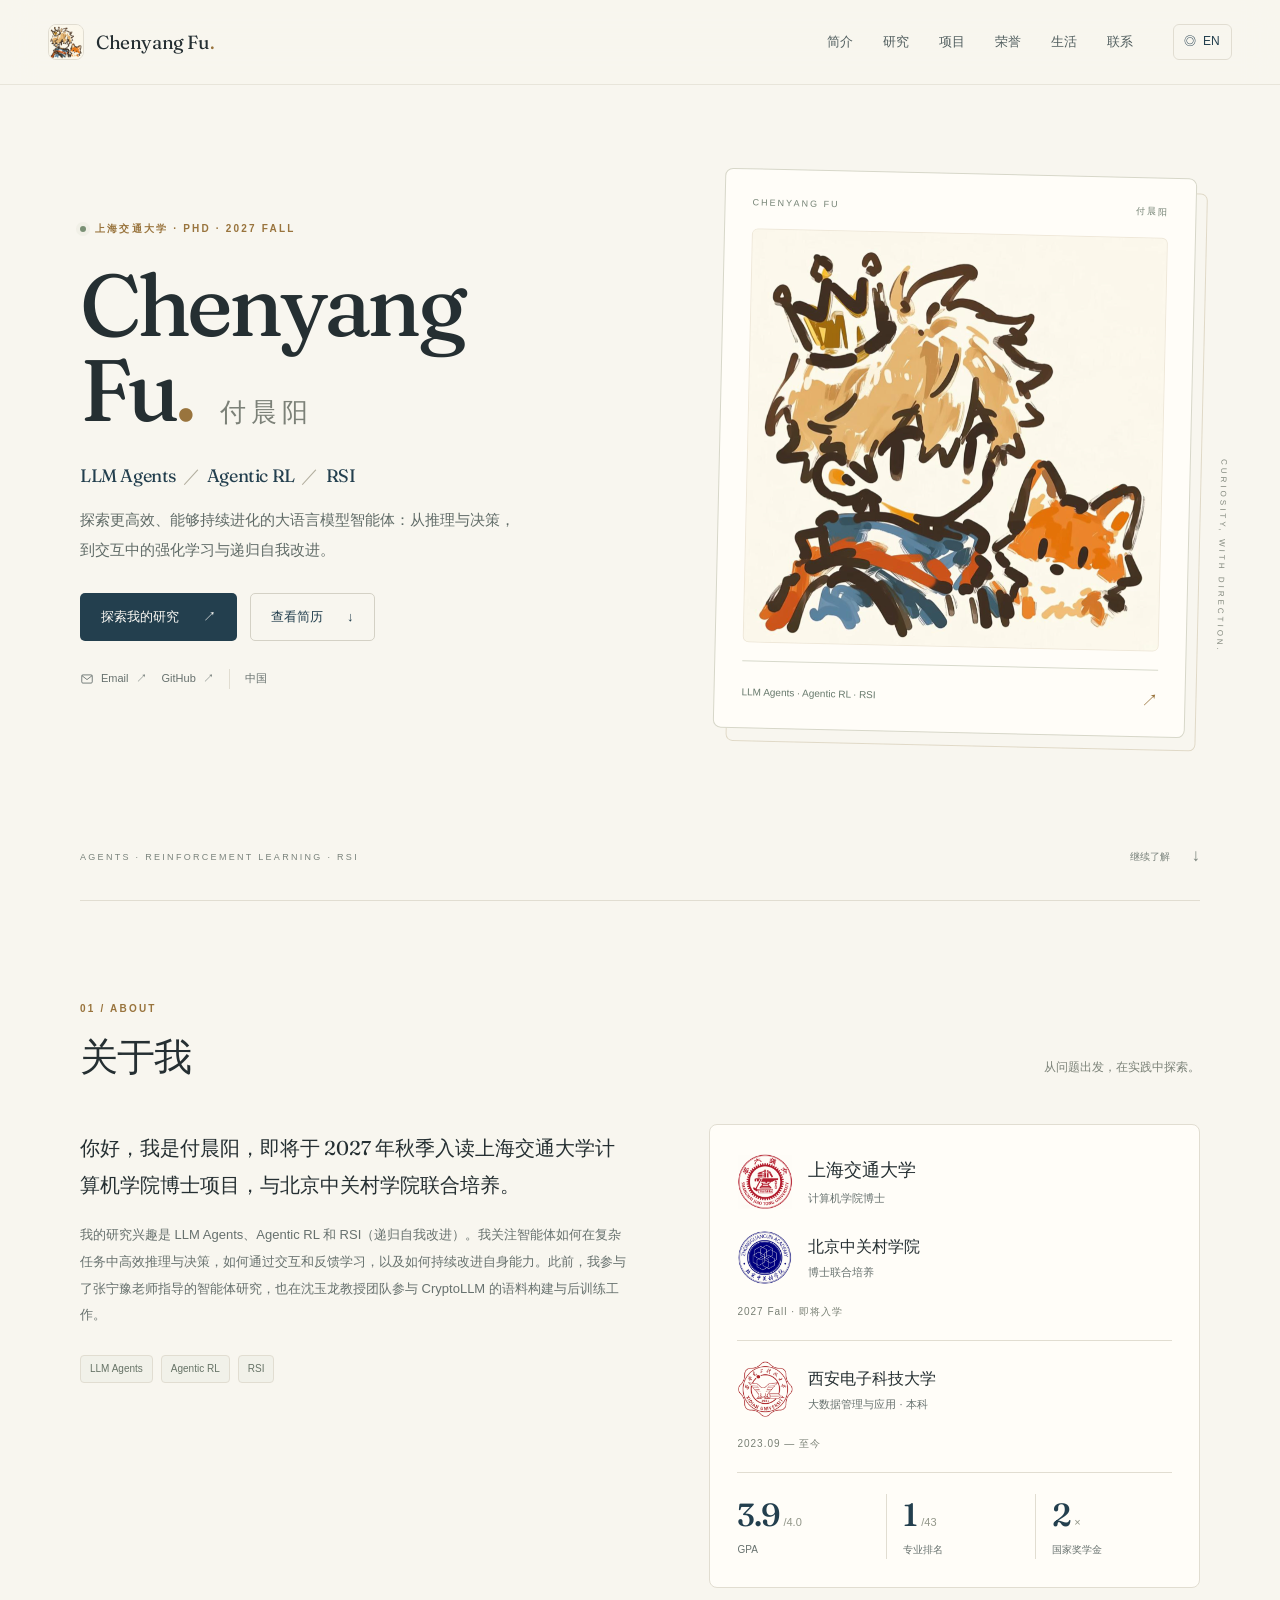
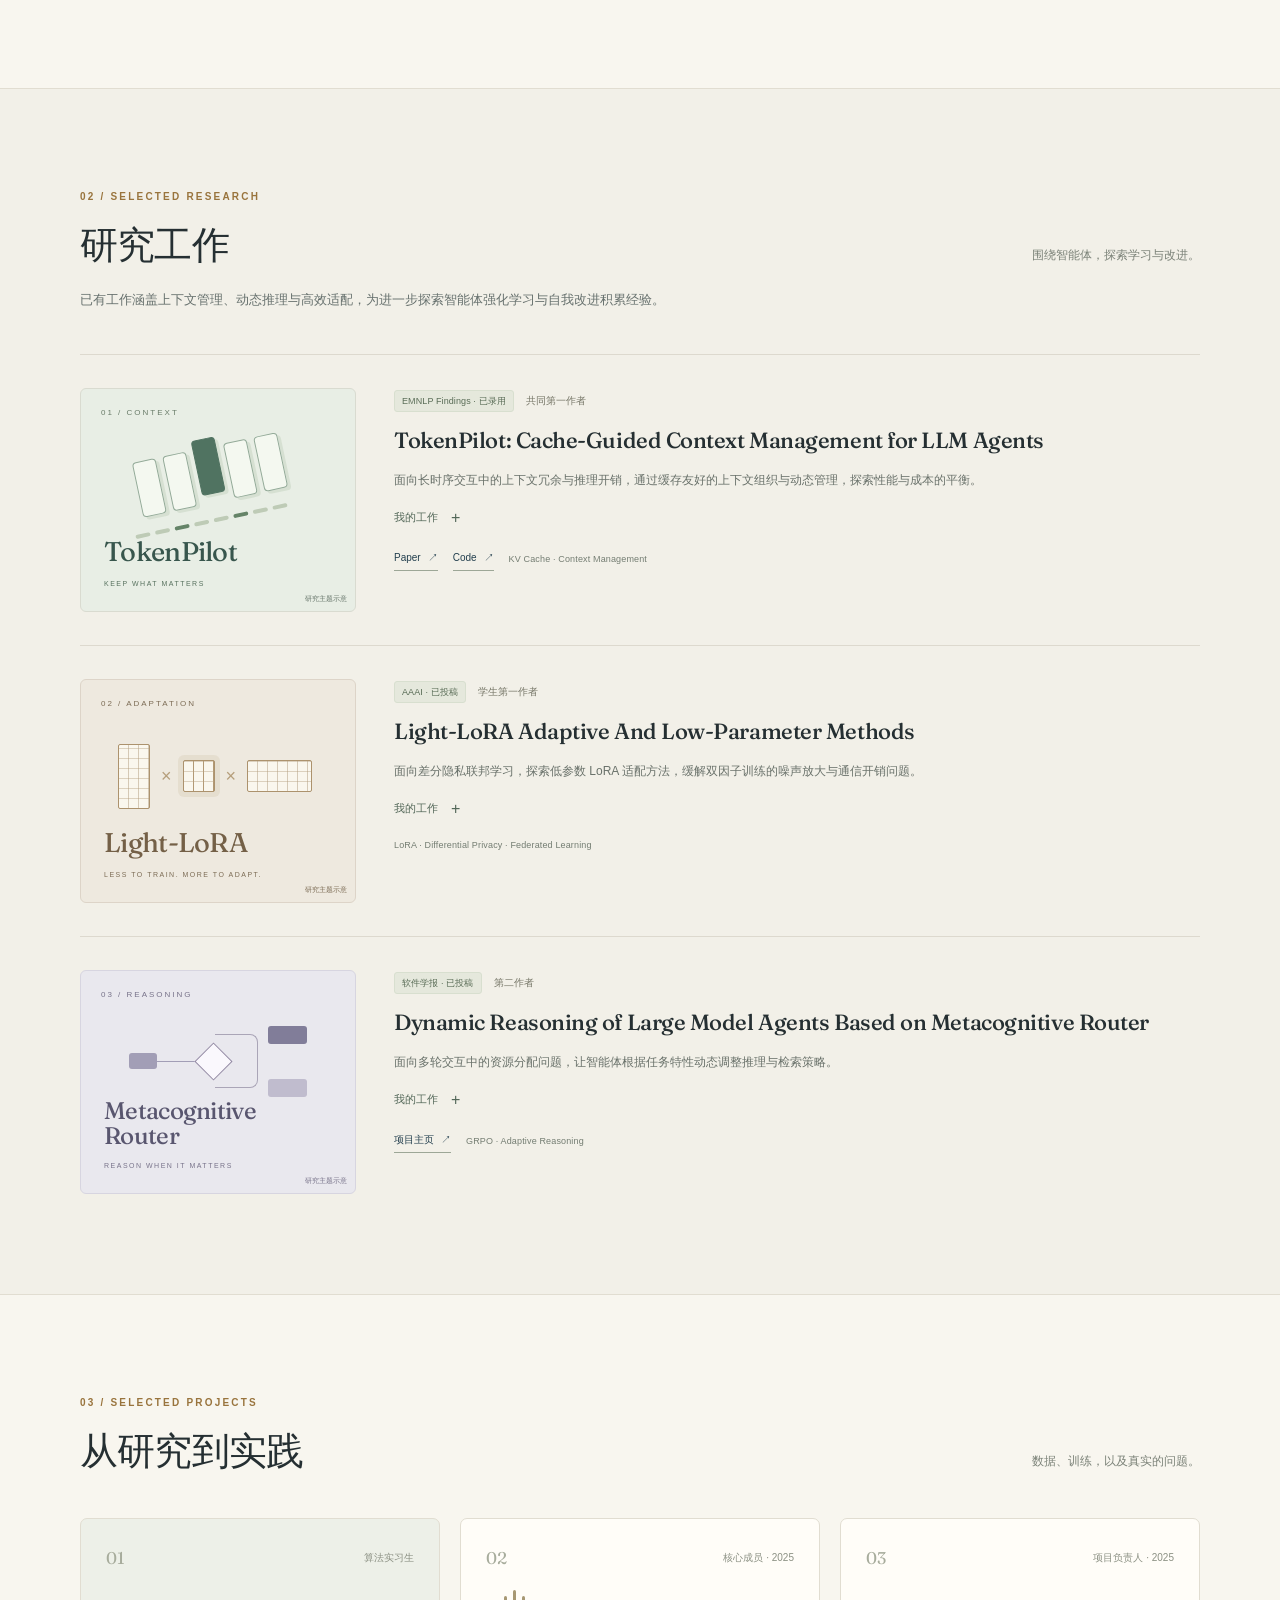
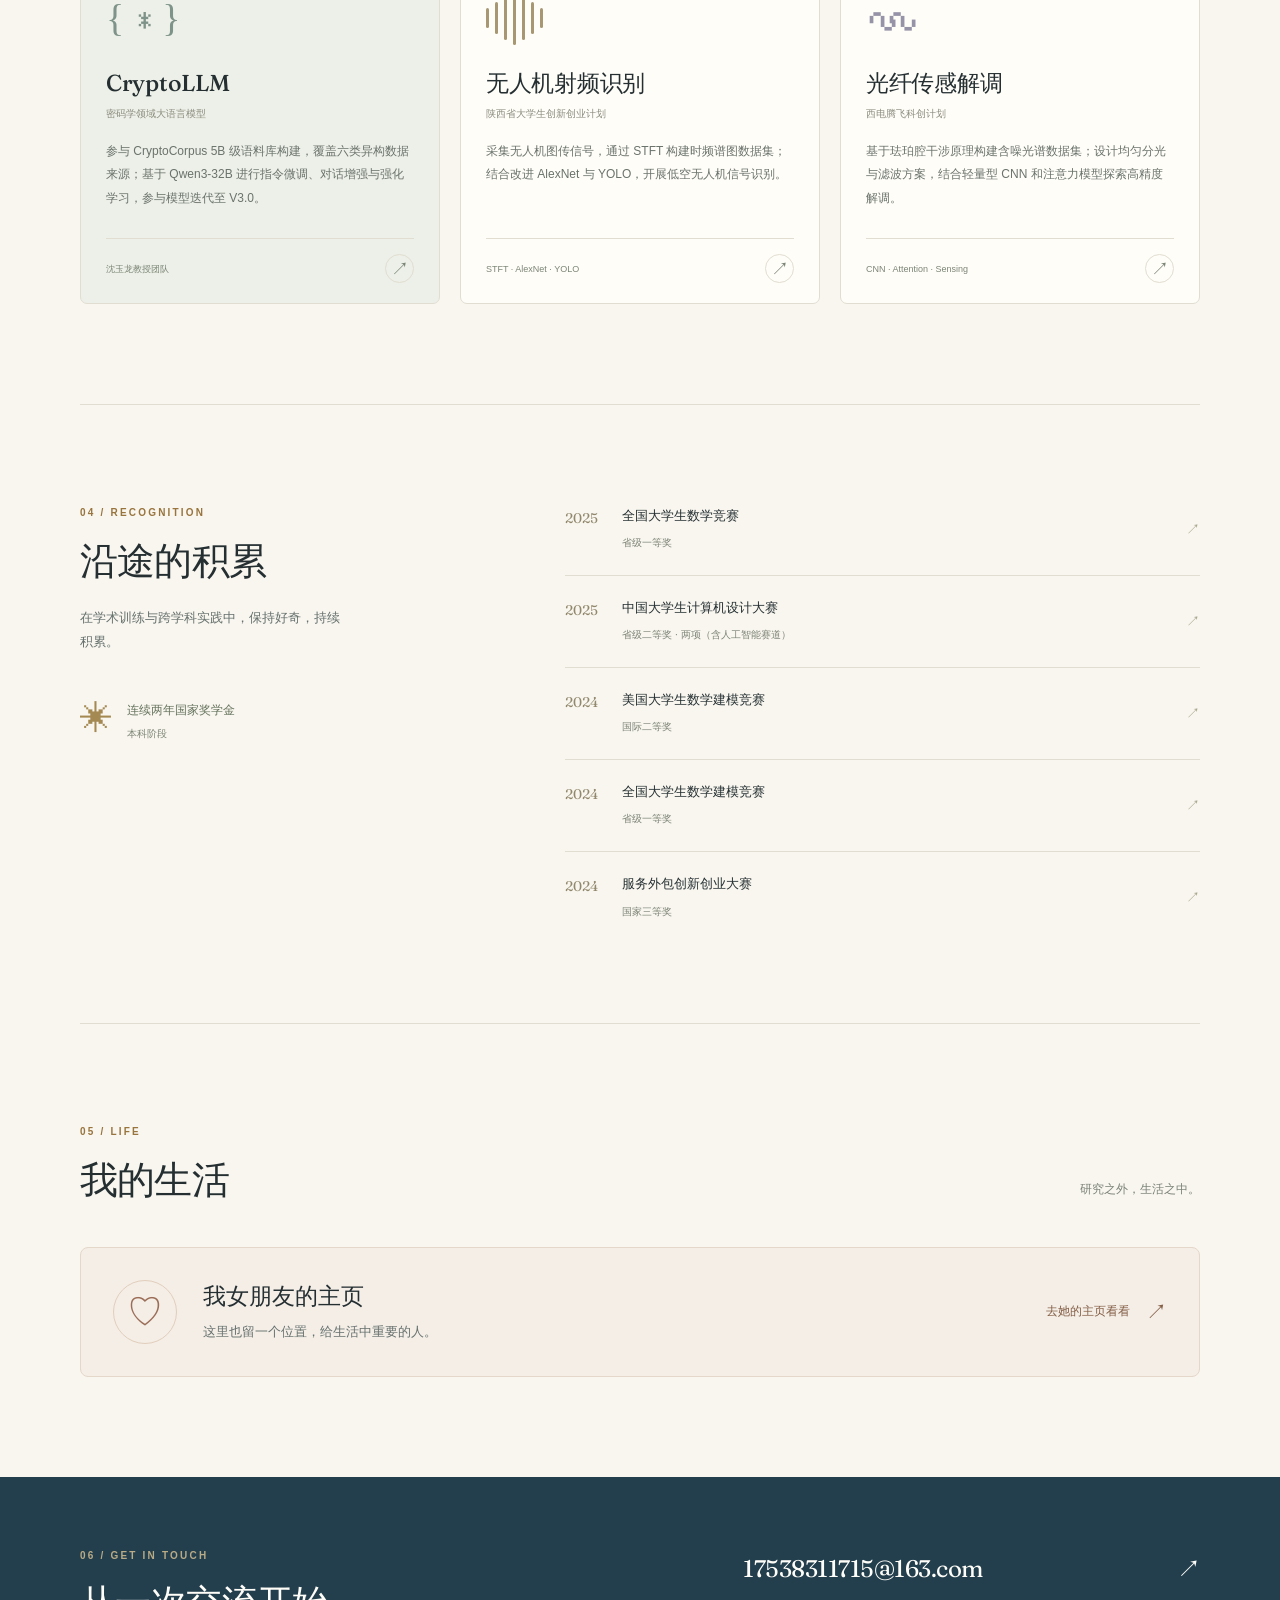
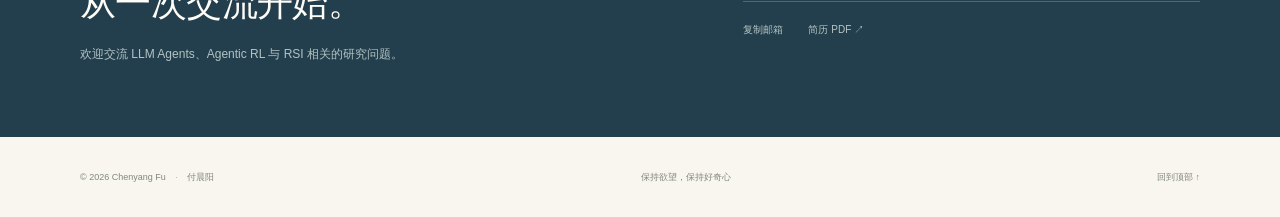
<file: index.html>
<!doctype html>
<html lang="zh-CN">
<head>
  <meta charset="utf-8">
  <meta name="viewport" content="width=device-width, initial-scale=1">
  <meta name="description" content="付晨阳 Chenyang Fu，上海交通大学 2027 Fall 入学博士生。研究方向：LLM Agents、Agentic RL 和 RSI。">
  <meta name="theme-color" content="#f8f6ef">
  <link rel="canonical" href="https://fc-new.github.io/">
  <meta name="author" content="Chenyang Fu">
  <meta property="og:url" content="https://fc-new.github.io/">
  <meta property="og:type" content="website">
  <meta property="og:title" content="Chenyang Fu · 付晨阳">
  <meta property="og:description" content="Incoming PhD student at Shanghai Jiao Tong University, Fall 2027. LLM Agents · Agentic RL · RSI.">
  <title>付晨阳 · Chenyang Fu — LLM Agents · Agentic RL · RSI</title>
  <link rel="icon" href="assets/favicon.svg" type="image/svg+xml">
  <link rel="stylesheet" href="styles.css">
  <script src="content.js" defer></script>
  <script src="script.js" defer></script>
</head>
<body>
  <a class="skip-link" href="#main" data-i18n="skip">跳转到正文</a>
  <div class="reading-progress" aria-hidden="true"></div>
  <header class="site-header">
    <div class="nav-shell">
      <a class="brand" href="#home" aria-label="Chenyang Fu, home"><img class="brand-avatar" src="assets/avatar-small.png" alt="" width="36" height="36"><span>Chenyang Fu<span class="brand-period">.</span></span></a>
      <nav class="navigation" id="navigation" aria-label="主导航">
        <a href="#about" data-i18n="navAbout">简介</a><a href="#research" data-i18n="navResearch">研究</a><a href="#projects" data-i18n="navProjects">项目</a><a href="#honors" data-i18n="navHonors">荣誉</a><a href="#life" data-i18n="navLife">生活</a><a href="#contact" data-i18n="navContact">联系</a>
      </nav>
      <div class="nav-controls"><button class="language-switch" id="language-switch" type="button" hidden aria-label="Switch to English"><span aria-hidden="true">◎</span> <span id="language-label">EN</span></button><button class="menu-toggle" id="menu-toggle" type="button" hidden aria-controls="navigation" aria-expanded="false" aria-label="打开菜单"><span></span><span></span></button></div>
    </div>
  </header>
  <main id="main">
    <section class="hero container" id="home" aria-labelledby="hero-name">
      <div class="hero-copy">
        <p class="eyebrow"><span class="status-dot"></span><span data-i18n="heroEyebrow">上海交通大学 · PhD · 2027 Fall</span></p>
        <h1 id="hero-name">Chenyang<br>Fu<span class="name-period">.</span><span class="chinese-name">付晨阳</span></h1>
        <p class="hero-role">LLM Agents <span>／</span> Agentic RL <span>／</span> RSI</p>
        <p class="hero-description" data-i18n="heroDescription">探索更高效、能够持续进化的大语言模型智能体：从推理与决策，到交互中的强化学习与递归自我改进。</p>
        <div class="hero-actions"><a class="button button-primary" href="#research"><span data-i18n="viewResearch">探索我的研究</span><span aria-hidden="true">↗</span></a><a class="button button-secondary" href="assets/chenyang-fu-cv.pdf" target="_blank" rel="noopener"><span data-i18n="viewCV">查看简历</span><span aria-hidden="true">↓</span></a></div>
        <div class="social-links"><a data-profile="email" href="mailto:17538311715@163.com"><svg viewBox="0 0 24 24" aria-hidden="true"><rect x="3" y="5" width="18" height="14" rx="2"/><path d="m3 6 9 7 9-7"/></svg>Email <span aria-hidden="true">↗</span></a><a data-profile="github" href="https://github.com/fc-new" target="_blank" rel="noopener noreferrer">GitHub <span aria-hidden="true">↗</span></a><a data-profile="scholar" hidden target="_blank" rel="noopener noreferrer">Google Scholar <span aria-hidden="true">↗</span></a><span class="social-location" data-i18n="location">中国</span></div>
      </div>
      <aside class="research-visual portrait-card" aria-label="Chenyang Fu — personal avatar">
        <div class="visual-topline"><span>CHENYANG FU</span><span>付晨阳</span></div>
        <figure class="avatar-art">
          <img src="assets/chenyang-fu-avatar.png" alt="付晨阳的个人头像：戴皇冠的男孩与狐狸插画 / Chenyang Fu’s illustrated avatar" width="720" height="715" fetchpriority="high" decoding="async">
        </figure>
        <div class="visual-bottomline"><span>LLM Agents · Agentic RL · RSI</span><span aria-hidden="true">↗</span></div>
        <span class="visual-side-label" aria-hidden="true">CURIOSITY, WITH DIRECTION.</span>
      </aside>
      <div class="hero-foot"><span class="small-label">AGENTS · REINFORCEMENT LEARNING · RSI</span><a href="#about"><span data-i18n="scrollHint">继续了解</span><span aria-hidden="true">↓</span></a></div>
    </section>
    <section class="section container" id="about" aria-labelledby="about-title">
      <div class="section-heading"><div><p class="eyebrow">01 / ABOUT</p><h2 id="about-title" data-i18n="aboutTitle">关于我</h2></div><span class="section-aside" data-i18n="aboutAside">从问题出发，在实践中探索。</span></div>
      <div class="about-layout"><div class="about-copy"><p class="lead" data-i18n="aboutLead">你好，我是付晨阳，即将于 2027 年秋季入读上海交通大学计算机学院博士项目，与北京中关村学院联合培养。</p><p data-i18n="aboutBody">我的研究兴趣是 LLM Agents、Agentic RL 和 RSI（递归自我改进）。我关注智能体如何在复杂任务中高效推理与决策，如何通过交互和反馈学习，以及如何持续改进自身能力。此前，我参与了张宁豫老师指导的智能体研究，也在沈玉龙教授团队参与 CryptoLLM 的语料构建与后训练工作。</p><div class="interest-tags"><span>LLM Agents</span><span>Agentic RL</span><span>RSI</span></div></div>
      <div class="education-card"><div class="education-top"><img class="school-emblem" src="assets/sjtu-emblem.png" alt="上海交通大学校徽 / Shanghai Jiao Tong University emblem" width="56" height="56" loading="lazy" decoding="async"><div><h3 data-i18n="school">上海交通大学</h3><p data-i18n="degree">计算机学院博士</p></div></div><div class="education-top joint-education"><img class="school-emblem" src="assets/zhongguancun-emblem.png" alt="北京中关村学院院徽 / Zhongguancun Academy emblem" width="56" height="56" loading="lazy" decoding="async"><div><h3 data-i18n="jointSchool">北京中关村学院</h3><p data-i18n="jointTraining">博士联合培养</p></div></div><p class="education-date" data-i18n="educationDate">2027 Fall · 即将入学</p><div class="undergraduate-education"><div class="education-top"><img class="school-emblem" src="assets/xidian-emblem.png" alt="西安电子科技大学校徽 / Xidian University emblem" width="56" height="56" loading="lazy" decoding="async"><div><h3 data-i18n="undergraduateSchool">西安电子科技大学</h3><p data-i18n="undergraduateDegree">大数据管理与应用 · 本科</p></div></div><p class="education-date" data-i18n="undergraduateDate">2023.09 — 至今</p><div class="education-metrics"><div><strong>3.9<span>/4.0</span></strong><span>GPA</span></div><div><strong>1<span>/43</span></strong><span data-i18n="rankLabel">专业排名</span></div><div><strong>2<span>×</span></strong><span data-i18n="scholarshipLabel">国家奖学金</span></div></div></div></div></div>
    </section>
    <section class="section research-section" id="research" aria-labelledby="research-title"><div class="container">
      <div class="section-heading"><div><p class="eyebrow">02 / SELECTED RESEARCH</p><h2 id="research-title" data-i18n="researchTitle">研究工作</h2></div><span class="section-aside" data-i18n="researchAside">围绕智能体，探索学习与改进。</span></div>
      <p class="section-description" data-i18n="researchIntro">已有工作涵盖上下文管理、动态推理与高效适配，为进一步探索智能体强化学习与自我改进积累经验。</p>
      <article class="research-item"><div class="paper-art token-art" aria-hidden="true"><span class="art-index">01 / CONTEXT</span><div class="token-stack"><span></span><span></span><span></span><span></span><span></span></div><div class="token-track"><i></i><i></i><i></i><i></i><i></i><i></i><i></i><i></i></div><strong>TokenPilot</strong><span class="art-caption">KEEP WHAT MATTERS</span><span class="schematic" data-i18n="schematic">研究主题示意</span></div><div class="paper-content"><div class="paper-meta"><span class="status-badge" data-i18n="tokenStatus">EMNLP Findings · 已录用</span><span class="author-role" data-i18n="tokenRole">共同第一作者</span></div><h3>TokenPilot: Cache-Guided Context Management for LLM Agents</h3><p data-i18n="tokenDescription">面向长时序交互中的上下文冗余与推理开销，通过缓存友好的上下文组织与动态管理，探索性能与成本的平衡。</p><details><summary><span data-i18n="contribution">我的工作</span><span class="detail-symbol" aria-hidden="true">+</span></summary><p data-i18n="tokenContribution">优化会话前缀稳定性以提升 KV 缓存复用；对工具观测进行结构化精简与按需恢复；设计生命周期感知的滑动窗口上下文驱逐策略。</p></details><div class="paper-links"><a href="https://arxiv.org/abs/2606.17016" target="_blank" rel="noopener noreferrer">Paper <span aria-hidden="true">↗</span></a><a href="https://github.com/zjunlp/LightMem2" target="_blank" rel="noopener noreferrer">Code <span aria-hidden="true">↗</span></a><span class="paper-tag">KV Cache · Context Management</span></div></div></article>
      <article class="research-item"><div class="paper-art lora-art" aria-hidden="true"><span class="art-index">02 / ADAPTATION</span><div class="matrix-expression"><span class="matrix matrix-u"></span><span>×</span><span class="matrix matrix-r"></span><span>×</span><span class="matrix matrix-v"></span></div><strong>Light-LoRA</strong><span class="art-caption">LESS TO TRAIN. MORE TO ADAPT.</span><span class="schematic" data-i18n="schematic">研究主题示意</span></div><div class="paper-content"><div class="paper-meta"><span class="status-badge" data-i18n="loraStatus">AAAI · 已投稿</span><span class="author-role" data-i18n="loraRole">学生第一作者</span></div><h3>Light-LoRA Adaptive And Low-Parameter Methods</h3><p data-i18n="loraDescription">面向差分隐私联邦学习，探索低参数 LoRA 适配方法，缓解双因子训练的噪声放大与通信开销问题。</p><details><summary><span data-i18n="contribution">我的工作</span><span class="detail-symbol" aria-hidden="true">+</span></summary><p data-i18n="loraContribution">采用三因子低秩表示，仅训练中间矩阵 R；设计坐标变换潜空间映射协议；通过服务端周期性 SVD 重定向，让低秩子空间适应全局更新方向。</p></details><div class="paper-links"><span class="paper-tag">LoRA · Differential Privacy · Federated Learning</span></div></div></article>
      <article class="research-item"><div class="paper-art router-art" aria-hidden="true"><span class="art-index">03 / REASONING</span><div class="router-diagram"><span class="router-input"></span><span class="router-diamond"></span><span class="router-branch branch-one"></span><span class="router-branch branch-two"></span><span class="router-output output-one"></span><span class="router-output output-two"></span></div><strong>Metacognitive<br>Router</strong><span class="art-caption">REASON WHEN IT MATTERS</span><span class="schematic" data-i18n="schematic">研究主题示意</span></div><div class="paper-content"><div class="paper-meta"><span class="status-badge" data-i18n="routerStatus">软件学报 · 已投稿</span><span class="author-role" data-i18n="routerRole">第二作者</span></div><h3>Dynamic Reasoning of Large Model Agents Based on Metacognitive Router</h3><p data-i18n="routerDescription">面向多轮交互中的资源分配问题，让智能体根据任务特性动态调整推理与检索策略。</p><details><summary><span data-i18n="contribution">我的工作</span><span class="detail-symbol" aria-hidden="true">+</span></summary><p data-i18n="routerContribution">负责 Trigger 模块的数据生成与 SFT 冷启动，使用 LLaMA-Factory 完成训练；基于 Alibaba ROLL 为 Trigger 与 Reason 模块开展 GRPO 强化学习训练。</p></details><div class="paper-links"><a href="https://fanciful-toffee-b67214.netlify.app/" target="_blank" rel="noopener noreferrer"><span data-i18n="projectPage">项目主页</span><span aria-hidden="true">↗</span></a><span class="paper-tag">GRPO · Adaptive Reasoning</span></div></div></article>
    </div></section>
    <section class="section container" id="projects" aria-labelledby="projects-title"><div class="section-heading"><div><p class="eyebrow">03 / SELECTED PROJECTS</p><h2 id="projects-title" data-i18n="projectsTitle">从研究到实践</h2></div><span class="section-aside" data-i18n="projectsAside">数据、训练，以及真实的问题。</span></div>
      <div class="project-grid"><article class="project-card featured-project"><div class="project-card-top"><span class="project-number">01</span><span class="project-category" data-i18n="cryptoRole">算法实习生</span></div><div class="project-symbol" aria-hidden="true">{&nbsp;∗&nbsp;}</div><h3>CryptoLLM</h3><p class="project-subtitle" data-i18n="cryptoSubtitle">密码学领域大语言模型</p><p data-i18n="cryptoDescription">参与 CryptoCorpus 5B 级语料库构建，覆盖六类异构数据来源；基于 Qwen3-32B 进行指令微调、对话增强与强化学习，参与模型迭代至 V3.0。</p><div class="project-footer"><span data-i18n="cryptoTeam">沈玉龙教授团队</span><a href="https://cryptollm.net" target="_blank" rel="noopener noreferrer" aria-label="CryptoLLM project website">↗</a></div></article>
      <article class="project-card"><div class="project-card-top"><span class="project-number">02</span><span class="project-category" data-i18n="droneRole">核心成员 · 2025</span></div><div class="project-symbol signal-symbol" aria-hidden="true"><span></span><span></span><span></span><span></span><span></span><span></span><span></span></div><h3 data-i18n="droneTitle">无人机射频识别</h3><p class="project-subtitle" data-i18n="droneSubtitle">陕西省大学生创新创业计划</p><p data-i18n="droneDescription">采集无人机图传信号，通过 STFT 构建时频谱图数据集；结合改进 AlexNet 与 YOLO，开展低空无人机信号识别。</p><div class="project-footer"><span>STFT · AlexNet · YOLO</span><a href="https://jyt.shaanxi.gov.cn/gk/fdnr/gsgggk/202507/t20250731_3549808.html" target="_blank" rel="noopener noreferrer" aria-label="Official project announcement">↗</a></div></article>
      <article class="project-card"><div class="project-card-top"><span class="project-number">03</span><span class="project-category" data-i18n="opticalRole">项目负责人 · 2025</span></div><div class="project-symbol wave-symbol" aria-hidden="true">∿∿</div><h3 data-i18n="opticalTitle">光纤传感解调</h3><p class="project-subtitle" data-i18n="opticalSubtitle">西电腾飞科创计划</p><p data-i18n="opticalDescription">基于珐珀腔干涉原理构建含噪光谱数据集；设计均匀分光与滤波方案，结合轻量型 CNN 和注意力模型探索高精度解调。</p><div class="project-footer"><span>CNN · Attention · Sensing</span><a href="https://zhuanli.book118.com/view/193473025n01402112381905.html" target="_blank" rel="noopener noreferrer" aria-label="Patent information from resume">↗</a></div></article></div>
    </section>
    <section class="section container honors-section" id="honors" aria-labelledby="honors-title"><div class="honors-intro"><p class="eyebrow">04 / RECOGNITION</p><h2 id="honors-title" data-i18n="honorsTitle">沿途的积累</h2><p data-i18n="honorsIntro">在学术训练与跨学科实践中，保持好奇，持续积累。</p><div class="scholarship-note"><span class="honor-star" aria-hidden="true">✳</span><div><strong data-i18n="nationalScholarship">连续两年国家奖学金</strong><span data-i18n="scholarshipNote">本科阶段</span></div></div></div><div class="awards-list"><div class="award"><span class="award-year">2025</span><div><h3 data-i18n="mathAward">全国大学生数学竞赛</h3><span data-i18n="provincialFirst">省级一等奖</span></div><span class="award-mark" aria-hidden="true">↗</span></div><div class="award"><span class="award-year">2025</span><div><h3 data-i18n="designAward">中国大学生计算机设计大赛</h3><span data-i18n="designPrize">省级二等奖 · 两项（含人工智能赛道）</span></div><span class="award-mark" aria-hidden="true">↗</span></div><div class="award"><span class="award-year">2024</span><div><h3 data-i18n="mcmAward">美国大学生数学建模竞赛</h3><span data-i18n="mcmPrize">国际二等奖</span></div><span class="award-mark" aria-hidden="true">↗</span></div><div class="award"><span class="award-year">2024</span><div><h3 data-i18n="cumcmAward">全国大学生数学建模竞赛</h3><span data-i18n="provincialFirst">省级一等奖</span></div><span class="award-mark" aria-hidden="true">↗</span></div><div class="award"><span class="award-year">2024</span><div><h3 data-i18n="outsourcingAward">服务外包创新创业大赛</h3><span data-i18n="nationalThird">国家三等奖</span></div><span class="award-mark" aria-hidden="true">↗</span></div></div></section>
    <section class="section container life-section" id="life" aria-labelledby="life-title">
      <div class="section-heading"><div><p class="eyebrow">05 / LIFE</p><h2 id="life-title" data-i18n="lifeTitle">我的生活</h2></div><span class="section-aside" data-i18n="lifeAside">研究之外，生活之中。</span></div>
      <a class="life-card" href="https://kag778.github.io/Lymiao.github.io/" target="_blank" rel="noopener noreferrer">
        <span class="life-heart" aria-hidden="true">♡</span>
        <div class="life-card-copy"><h3 data-i18n="lifeCardTitle">我女朋友的主页</h3><p data-i18n="lifeCardDescription">这里也留一个位置，给生活中重要的人。</p></div>
        <span class="life-card-link"><span data-i18n="lifeVisit">去她的主页看看</span><span aria-hidden="true">↗</span></span>
      </a>
    </section>
    <section class="contact-section" id="contact" aria-labelledby="contact-title"><div class="container contact-layout"><div><p class="eyebrow">06 / GET IN TOUCH</p><h2 id="contact-title" data-i18n="contactTitle">从一次交流开始。</h2><p data-i18n="contactDescription">欢迎交流 LLM Agents、Agentic RL 与 RSI 相关的研究问题。</p></div><div class="contact-actions"><a class="contact-email" href="mailto:17538311715@163.com" data-profile="email"><span data-email-text>17538311715@163.com</span><span aria-hidden="true">↗</span></a><div class="contact-small-links"><button id="copy-email" hidden type="button" data-i18n="copyEmail">复制邮箱</button><a href="assets/chenyang-fu-cv.pdf" target="_blank" rel="noopener" data-i18n="downloadCV">简历 PDF ↗</a></div><span class="copy-status" id="copy-status" role="status" aria-live="polite"></span></div></div></section>
  </main>
  <footer class="container site-footer"><p>© <span id="year">2026</span> Chenyang Fu <span class="footer-dot">·</span> 付晨阳</p><span data-i18n="footerNote">保持欲望，保持好奇心</span><a href="#home" data-i18n="backTop">回到顶部 ↑</a></footer>
</body>
</html>
</file>
<file: styles.css>
@font-face{font-family:Fraunces;src:url('assets/fonts/fraunces-latin.woff2') format('woff2');font-weight:100 900;font-style:normal;font-display:swap}
:root{--bg:#f8f6ef;--paper:#fffdf8;--ink:#252f32;--muted:#67716e;--navy:#233f4e;--gold:#99743d;--line:#e1ddd1;--serif:Fraunces,Georgia,'Songti SC','Noto Serif CJK SC',serif;--sans:-apple-system,BlinkMacSystemFont,'Segoe UI','PingFang SC','Microsoft YaHei',sans-serif;--max:1120px}
*{box-sizing:border-box}html{scroll-behavior:smooth;scroll-padding-top:100px}body{margin:0;background:var(--bg);color:var(--ink);font-family:var(--sans);font-size:15px;line-height:1.8;-webkit-font-smoothing:antialiased}a{color:inherit;text-decoration:none}button{font:inherit;cursor:pointer}a,button,summary{-webkit-tap-highlight-color:transparent}button:disabled{cursor:default}a:focus-visible,button:focus-visible,summary:focus-visible{outline:3px solid var(--gold);outline-offset:5px}::selection{background:#dbe4df;color:var(--navy)}[hidden]{display:none!important}svg{display:block}h1,h2,h3,p{margin:0}h1,h2,h3{text-wrap:balance}img{display:block;max-width:100%}.container{width:min(var(--max),calc(100% - 96px));margin-inline:auto}.skip-link{position:fixed;top:-100px;left:20px;z-index:100;padding:10px 20px;background:var(--navy);color:white}.skip-link:focus{top:12px}.reading-progress{height:2px;width:0;background:var(--gold);position:fixed;top:0;left:0;z-index:60}.site-header{position:sticky;top:0;z-index:50;background:rgba(248,246,239,.94);border-bottom:1px solid rgba(225,221,209,.7);backdrop-filter:blur(16px)}.nav-shell{max-width:1320px;min-height:84px;margin:auto;padding:0 48px;display:flex;align-items:center;gap:40px}.brand{display:flex;gap:12px;align-items:center;font-family:var(--serif);font-size:19px;white-space:nowrap;letter-spacing:-.4px}.brand-mark{display:grid;place-items:center;background:var(--navy);color:var(--paper);width:33px;height:36px;border-radius:8px 8px 8px 1px;font-size:26px;line-height:1}.brand-period{color:var(--gold)}.navigation{display:flex;align-items:center;gap:30px;margin-left:auto}.navigation a{position:relative;font-size:13px;color:#515e5e;line-height:44px}.navigation a:hover,.navigation a[aria-current]{color:var(--navy)}.navigation a:after{content:'';position:absolute;bottom:4px;height:2px;left:0;right:100%;background:var(--gold);transition:right .2s}.navigation a:hover:after,.navigation a[aria-current]:after{right:0}.nav-controls{display:flex;align-items:center;gap:12px}.language-switch{display:flex;align-items:center;gap:7px;border:1px solid var(--line);border-radius:6px;padding:3px 10px;font-size:12px;min-width:59px;min-height:36px;color:var(--navy);background:transparent}.language-switch:hover{background:var(--paper)}.menu-toggle{display:none;width:40px;height:40px;border:1px solid var(--line);border-radius:6px;background:transparent;align-items:center;justify-content:center;flex-direction:column;gap:5px}.menu-toggle span{width:17px;height:1px;background:var(--navy)}.eyebrow{display:flex;align-items:center;gap:9px;color:var(--gold);font-size:10px;font-weight:600;line-height:1.5;letter-spacing:2.2px;text-transform:uppercase}.status-dot{display:inline-block;width:6px;height:6px;border-radius:50%;background:#7a9075;box-shadow:0 0 0 4px #7a907510}.hero{display:grid;grid-template-columns:1.16fr 1fr;gap:56px 80px;padding-top:86px;min-height:calc(100svh - 84px);align-items:center;max-height:1000px}.hero-copy{padding:0 0 16px}.hero h1{margin:26px 0 19px;font-family:var(--serif);font-size:clamp(64px,6.8vw,93px);line-height:.98;font-weight:450;letter-spacing:-4.3px;position:relative}.name-period{color:var(--gold)}.chinese-name{font-family:'Songti SC','Noto Serif CJK SC',serif;font-size:26px;letter-spacing:5px;font-weight:400;color:#7c8178;display:inline-block;margin-left:27px;vertical-align:baseline}.hero-role{font-family:var(--serif);font-size:18px;letter-spacing:-.4px;color:var(--navy);margin:28px 0 15px}.hero-role span{color:#b2ae9e;margin:0 3px}.hero-description{font-size:15px;line-height:1.95;max-width:435px;color:#606b67}.hero-actions{display:flex;gap:13px;flex-wrap:wrap;margin-top:29px}.button{display:inline-flex;align-items:center;justify-content:center;gap:24px;min-height:48px;padding:11px 20px;border:1px solid transparent;border-radius:5px;font-size:13px;font-weight:500;transition:background .2s,transform .2s}.button:hover{transform:translateY(-2px)}.button-primary{background:var(--navy);color:var(--paper)}.button-primary:hover{background:#315568}.button-secondary{border-color:#d4d1c5;background:transparent;color:var(--navy)}.button-secondary:hover{background:var(--paper)}.social-links{display:flex;align-items:center;flex-wrap:wrap;gap:15px;margin-top:22px;font-size:11px;color:var(--muted)}.social-links a{display:inline-flex;gap:7px;align-items:center;min-height:32px}.social-links a:hover{color:var(--navy)}.social-links svg{height:14px;width:14px;fill:none;stroke:currentColor;stroke-width:1.5}.social-location{border-left:1px solid var(--line);padding-left:15px}.research-visual{position:relative;border:1px solid #d7d7c9;border-radius:8px;background:linear-gradient(145deg,#f0f0e7,#ecefe5 60%,#f1eee3);padding:25px 27px 20px;align-self:center;transform:rotate(1.3deg);box-shadow:12px 14px 0 -2px var(--bg),12px 14px 0 -1px #e0d9c7;margin-right:9px;margin-bottom:25px}.visual-topline{display:flex;justify-content:space-between;font-family:var(--sans);font-size:9px;letter-spacing:2px;color:#758375;padding-bottom:25px}.visual-heading{font-family:var(--serif);font-size:30px;line-height:1.45;font-weight:450;letter-spacing:1px;color:var(--navy)}.visual-heading br{display:block}.research-map{width:calc(100% + 20px);margin:8px -10px 10px}.orbit{stroke:#a0ae9b;stroke-width:.9;fill:none;stroke-dasharray:3 4;opacity:.65}.map-center{font-family:var(--serif);font-size:23px;fill:#f8f6ef}.map-center-small{font-size:8px;letter-spacing:2px;fill:#d4dccf}.map-node{fill:#fdfbf4;stroke:#d7dace;stroke-width:1}.map-label{fill:#425954;font-family:var(--serif);font-size:16px}.visual-bottomline{display:flex;justify-content:space-between;align-items:center;border-top:1px solid #d7d9cb;padding-top:16px;font-size:10px;color:#67796c}.visual-bottomline>span:last-child{font-size:17px;color:var(--gold)}.visual-side-label{position:absolute;right:-40px;top:50%;writing-mode:vertical-rl;letter-spacing:3px;font-size:8px;color:#82887d}.hero-foot{grid-column:1/-1;align-self:end;display:flex;align-items:center;justify-content:space-between;border-bottom:1px solid var(--line);padding:20px 0 28px;color:#7a837c;font-size:10px}.small-label{font-size:9px;letter-spacing:2.3px}.hero-foot a{display:flex;gap:22px;align-items:center;min-height:30px}.hero-foot a>span:last-child{font-size:17px}.section{padding-top:100px;padding-bottom:100px}.section-heading{display:flex;align-items:end;justify-content:space-between;gap:25px;margin-bottom:43px}.section-heading .eyebrow,.honors-intro .eyebrow,.contact-section .eyebrow{margin-bottom:16px}h2{font-family:var(--serif);font-size:38px;line-height:1.3;font-weight:450;letter-spacing:-.8px}.section-aside{color:#7b8278;font-size:12px;padding-bottom:3px}.about-layout{display:grid;grid-template-columns:1.12fr 1fr;gap:80px}.about-copy{padding-top:5px}.about-copy .lead{font-family:var(--serif);font-size:20px;line-height:1.85;color:var(--ink);margin-bottom:19px}.about-copy>p:not(.lead){font-size:13px;color:var(--muted);line-height:2.05}.interest-tags{display:flex;gap:8px;flex-wrap:wrap;margin-top:26px}.interest-tags span{border:1px solid var(--line);border-radius:4px;padding:4px 9px;font-size:10px;color:#667366;background:#f1f1e9}.education-card{background:var(--paper);border:1px solid var(--line);border-radius:8px;padding:28px 27px;align-self:start}.education-top{display:flex;align-items:center;gap:15px}.education-icon{width:43px;height:43px;display:grid;place-items:center;flex-shrink:0;background:#edece1;color:#77795b;border-radius:50%;font-family:var(--serif);font-size:22px}.education-top h3{font-size:18px;font-family:var(--serif);font-weight:500}.education-top p{font-size:11px;color:var(--muted);margin-top:3px}.education-date{font-size:10px;letter-spacing:1px;color:#798075;margin-top:18px;padding-bottom:19px;border-bottom:1px solid var(--line)}.education-metrics{display:grid;grid-template-columns:1fr 1fr 1fr;margin-top:21px;gap:12px}.education-metrics>div{display:flex;flex-direction:column}.education-metrics>div+div{padding-left:16px;border-left:1px solid var(--line)}.education-metrics strong{font-family:var(--serif);font-weight:500;font-size:32px;line-height:1.3;letter-spacing:-1px;color:var(--navy);white-space:nowrap}.education-metrics strong span{font-family:var(--sans);font-size:11px;font-weight:400;color:#929689;margin-left:4px;letter-spacing:0}.education-metrics>div>span{font-size:10px;color:var(--muted);margin-top:5px}.research-section{border-top:1px solid var(--line);border-bottom:1px solid var(--line);background:#f2f0e8}.research-section .section-heading{margin-bottom:19px}.section-description{font-size:13px;color:var(--muted);margin-bottom:42px}.research-item{display:grid;grid-template-columns:276px 1fr;gap:38px;padding:33px 0;border-top:1px solid #ddd9ce;align-items:start}.research-item:last-child{padding-bottom:0}.paper-art{height:224px;padding:20px 23px;border-radius:6px;border:1px solid #d9dbd0;position:relative;overflow:hidden;display:flex;flex-direction:column;justify-content:end;background:#e8eee5}.art-index{position:absolute;top:17px;left:20px;font-size:8px;letter-spacing:2px;color:#697c69}.paper-art>strong{font-family:var(--serif);font-size:27px;line-height:1.05;font-weight:450;letter-spacing:-.7px;z-index:1;color:#38564d}.art-caption{font-size:7px;letter-spacing:1.5px;margin-top:12px;color:#57715e}.schematic{position:absolute;right:8px;bottom:5px;font-size:7px;color:#67766b}.token-stack{position:absolute;left:55px;top:58px;display:flex;gap:7px;transform:rotate(-12deg)}.token-stack span{display:block;width:24px;height:56px;border:1px solid #94ab99;background:#f8fbf4c7;border-radius:4px;box-shadow:3px 3px 0 #b5c7b059}.token-stack span:nth-child(3){background:#507361;border-color:#507361;transform:translateY(-9px)}.token-track{position:absolute;left:53px;top:130px;display:flex;gap:5px;transform:rotate(-12deg)}.token-track i{height:4px;width:15px;border-radius:3px;background:#becbb6}.token-track i:nth-child(3n){background:#658468}.lora-art{background:#eee9df;border-color:#ddd4c8}.lora-art>strong{color:#746047}.lora-art .art-index,.lora-art .art-caption,.lora-art .schematic{color:#7c6c55}.matrix-expression{position:absolute;left:37px;top:64px;display:flex;align-items:center;gap:11px;color:#b59e7b;font-size:18px}.matrix{display:block;border:1px solid #ac926d;background:repeating-linear-gradient(0deg,transparent 0 9px,#b6a18170 9px 10px),repeating-linear-gradient(90deg,#faf7ee 0 9px,#b6a18170 9px 10px);border-radius:2px}.matrix-u{height:65px;width:32px}.matrix-r{height:32px;width:32px;background-color:#af936b;box-shadow:0 0 0 5px #af936b22}.matrix-v{width:65px;height:32px}.router-art{background:#e9e8ee;border-color:#d7d5e0}.router-art>strong{color:#59566f;font-size:24px}.router-art .art-index,.router-art .art-caption,.router-art .schematic{color:#78738a}.router-diagram{position:absolute;top:59px;left:48px;height:65px;width:180px}.router-input{height:16px;width:28px;background:#a29eb6;border-radius:3px;position:absolute;top:23px;left:0}.router-input:after{content:'';height:1px;width:47px;position:absolute;top:8px;left:28px;background:#a29eb6}.router-diamond{position:absolute;left:71px;top:18px;height:27px;width:27px;border:1px solid #938aa4;background:#faf8fd;transform:rotate(45deg);z-index:1}.router-branch{position:absolute;height:27px;width:43px;left:86px;border-color:#aaa5b7;border-style:solid;border-width:1px 1px 0 0;border-radius:0 8px 0 0}.branch-one{top:4px}.branch-two{top:31px;transform:scaleY(-1)}.router-output{position:absolute;right:2px;height:18px;width:39px;background:#817d99;border-radius:3px}.output-one{top:-4px}.output-two{top:49px;background:#c0bcce}.paper-content{padding:2px 0}.paper-meta{display:flex;flex-wrap:wrap;align-items:center;gap:12px;margin-bottom:13px}.status-badge{font-size:9px;letter-spacing:.1px;color:#596c56;background:#e5e8dc;border:1px solid #d8dfcf;border-radius:3px;padding:2px 7px}.author-role{font-size:10px;color:#777768}.paper-content h3{font-family:var(--serif);font-size:22px;line-height:1.45;font-weight:500;letter-spacing:-.45px;margin-bottom:12px}.paper-content>p{font-size:12px;line-height:1.95;color:#69716a}.paper-content details{font-size:12px;color:#69716a;margin-top:12px}.paper-content summary{display:inline-flex;list-style:none;align-items:center;gap:13px;cursor:pointer;min-height:28px;color:#536758;font-size:11px}.paper-content summary::-webkit-details-marker{display:none}.detail-symbol{font-size:16px;line-height:1;transition:transform .2s}.paper-content details[open] .detail-symbol{transform:rotate(45deg)}.paper-content details p{border-left:2px solid #c6ceb8;padding-left:13px;margin:8px 0 17px;font-size:12px;line-height:1.95}.paper-links{display:flex;align-items:center;gap:15px;flex-wrap:wrap;margin-top:14px;font-size:10px}.paper-links a{display:inline-flex;align-items:center;gap:7px;border-bottom:1px solid #9da797;min-height:25px;color:var(--navy)}.paper-links a:hover{color:var(--gold)}.paper-tag{font-size:9px;color:#747d72;letter-spacing:.15px}.project-grid{display:grid;grid-template-columns:repeat(3,1fr);gap:20px}.project-card{background:var(--paper);border:1px solid var(--line);border-radius:7px;padding:24px 25px 20px;display:flex;flex-direction:column;transition:transform .2s,border-color .2s}.project-card:hover{transform:translateY(-4px);border-color:#bfc7b4}.project-card-top{display:flex;align-items:center;justify-content:space-between;gap:10px;font-size:10px;color:#8b9083}.project-number{font-family:var(--serif);font-size:17px;color:#a7ac9c}.project-symbol{height:84px;display:flex;align-items:center;font-family:Georgia,serif;font-size:38px;color:#7e9389;margin:2px 0 7px}.project-card h3{font-family:var(--serif);font-size:23px;font-weight:500;letter-spacing:-.3px;line-height:1.4;margin-bottom:6px}.project-subtitle{font-size:10px;color:#8c8c7f;margin-bottom:17px}.project-card>p:not(.project-subtitle){font-size:12px;color:#6a736c;line-height:1.95;margin-bottom:28px}.project-footer{border-top:1px solid var(--line);padding-top:15px;display:flex;align-items:center;justify-content:space-between;font-size:9px;color:#7b8576;margin-top:auto;gap:5px}.project-footer a{font-size:18px;border:1px solid var(--line);border-radius:50%;height:29px;width:29px;display:grid;place-items:center;flex-shrink:0;line-height:1}.project-footer a:hover{background:var(--navy);color:var(--paper)}.featured-project{background:#edf0e8}.signal-symbol{display:flex;align-items:center;gap:6px}.signal-symbol span{height:20px;width:3px;border-radius:2px;background:#a79873}.signal-symbol span:nth-child(2),.signal-symbol span:nth-child(6){height:32px}.signal-symbol span:nth-child(3),.signal-symbol span:nth-child(5){height:44px}.signal-symbol span:nth-child(4){height:55px}.wave-symbol{font-size:59px;letter-spacing:-10px;color:#9692a7;font-weight:400}.honors-section{border-top:1px solid var(--line);display:grid;grid-template-columns:.85fr 1.4fr;gap:100px}.honors-intro>p:not(.eyebrow){font-size:13px;color:var(--muted);margin-top:20px;max-width:265px;line-height:1.9}.scholarship-note{display:flex;align-items:center;gap:14px;margin-top:34px}.honor-star{font-size:33px;color:#a48953}.scholarship-note strong{font-weight:500;font-size:12px;color:#65725c}.scholarship-note div>span{display:block;font-size:10px;color:#7c8474;margin-top:3px}.award{display:flex;align-items:center;gap:24px;padding:21px 0;border-bottom:1px solid var(--line)}.award:first-child{padding-top:0}.award:last-child{border:0;padding-bottom:0}.award-year{font-family:var(--serif);font-size:14px;color:#92886d;align-self:start;line-height:26px}.award h3{font-size:13px;font-weight:500;line-height:1.7}.award div>span{font-size:10px;color:#7d8376}.award-mark{margin-left:auto;color:#aaa68e;font-size:14px}.contact-section{padding:70px 0;background:var(--navy);color:var(--paper)}.contact-layout{display:grid;grid-template-columns:1.3fr 1fr;gap:70px;align-items:center}.contact-section .eyebrow{color:#b9ab86}.contact-section h2{font-size:36px;letter-spacing:-.6px}.contact-section p:not(.eyebrow){font-size:12px;color:#b3c2c2;margin-top:17px;line-height:1.95;max-width:380px}.contact-email{display:flex;gap:18px;align-items:center;justify-content:space-between;font-family:var(--serif);font-size:24px;border-bottom:1px solid #ffffff35;padding-bottom:11px;letter-spacing:-.5px}.contact-email:hover{color:#decda9}.contact-email span:first-child{overflow-wrap:anywhere}.contact-small-links{display:flex;gap:25px;font-size:10px;color:#b8c6c3;margin-top:14px}.contact-small-links button{background:transparent;color:inherit;border:0;padding:0;font-size:10px;min-height:28px}.contact-small-links a{min-height:28px;display:inline-flex;align-items:center}.copy-status{display:block;min-height:19px;font-size:10px;color:#ded3b7;margin-top:4px}.site-footer{padding:26px 0;display:flex;align-items:center;justify-content:space-between;gap:20px;font-size:9px;color:#82887b}.footer-dot{margin-inline:7px;color:#b3b7a9}.site-footer>a{min-height:28px;display:flex;align-items:center}.site-footer>a:hover{color:var(--navy)}
@media(min-width:1600px){.hero{min-height:780px}}
@media(max-width:1100px){.container{width:calc(100% - 72px)}.nav-shell{padding-inline:36px;gap:25px}.hero{gap:45px 48px;min-height:730px;padding-top:70px}.hero h1{font-size:75px}.chinese-name{font-size:23px;margin-left:15px}.hero-role{font-size:16px}.research-visual{padding:22px}.visual-heading{font-size:27px}.about-layout{gap:40px}.research-item{grid-template-columns:242px 1fr;gap:29px}.paper-art{height:219px}.project-grid{gap:15px}.project-card{padding:21px}.project-card h3{font-size:21px}.honors-section{gap:65px}.contact-layout{gap:40px}.contact-email{font-size:21px}.matrix-expression{left:22px}.token-stack{left:42px}.token-track{left:40px}.router-diagram{left:35px}}
@media(max-width:820px){.navigation{gap:19px}.nav-shell{gap:23px}.brand{font-size:16px}.hero{gap:50px 31px;min-height:680px;padding-top:55px}.hero h1{font-size:65px;letter-spacing:-3.5px}.chinese-name{display:block;margin:15px 0 0;font-size:21px;letter-spacing:7px}.hero-role{font-size:14px}.hero-description{font-size:13px}.visual-heading{font-size:23px}.visual-topline{font-size:8px;letter-spacing:1px}.research-visual{padding:20px 15px}.visual-bottomline{font-size:8px}.visual-side-label{right:-32px}.button{padding:10px 13px;gap:13px;font-size:11px;min-height:44px}.section{padding-block:76px}.section-heading{margin-bottom:32px}h2{font-size:32px}.about-layout{gap:30px}.about-copy .lead{font-size:17px}.about-copy>p:not(.lead){font-size:12px}.education-card{padding:23px 20px}.education-top h3{font-size:16px}.education-icon{width:34px;height:34px;font-size:18px}.education-metrics{gap:5px}.education-metrics>div+div{padding-left:12px}.education-metrics strong{font-size:28px}.education-metrics>div>span{font-size:9px}.research-item{grid-template-columns:210px 1fr;gap:26px}.paper-art{height:213px;padding:19px}.paper-content h3{font-size:19px}.matrix-expression{left:14px;gap:7px}.matrix-v{width:52px}.token-stack{left:30px}.token-track{left:30px}.router-diagram{left:24px;width:162px}.paper-art>strong{font-size:24px}.router-art>strong{font-size:22px}.project-grid{gap:13px}.project-card{padding:19px 17px}.project-card h3{font-size:20px}.project-subtitle{font-size:9px}.project-card>p:not(.project-subtitle){font-size:11px}.project-card-top{font-size:9px}.project-footer{font-size:8px}.honors-section{gap:44px;grid-template-columns:.8fr 1.2fr}.award{gap:16px}.award h3{font-size:12px}.contact-layout{gap:30px;grid-template-columns:1fr 1fr}.contact-section h2{font-size:30px}.contact-email{font-size:18px}.contact-section p:not(.eyebrow){font-size:11px}.section-aside{font-size:10px}}
@media(max-width:680px){html{scroll-padding-top:88px}.container{width:calc(100% - 44px)}.nav-shell{padding:0 22px;min-height:68px;gap:14px;flex-wrap:wrap}.brand{font-size:17px}.brand-mark{width:29px;height:31px;font-size:23px}.nav-controls{margin-left:auto;gap:8px}.language-switch{min-height:35px;min-width:53px}.menu-toggle{display:flex;height:35px;width:35px}.navigation{width:100%;order:3;margin:0;justify-content:space-between;gap:10px;border-top:1px solid var(--line);padding:8px 0 12px}.js .navigation{display:none}.js .navigation.is-open{display:flex}.navigation a{font-size:13px;min-width:35px;text-align:center}.hero{display:flex;flex-direction:column;align-items:stretch;gap:0;max-height:none;padding-top:51px;min-height:0}.hero-copy{padding:0}.hero .eyebrow{font-size:9px;letter-spacing:1.8px}.hero h1{font-size:76px;letter-spacing:-4px;margin:27px 0 24px;line-height:.94}.chinese-name{display:inline-block;margin:0 0 0 23px;letter-spacing:5px;font-size:24px}.hero-role{font-size:17px;margin-top:25px;letter-spacing:-.6px}.hero-description{font-size:14px;max-width:400px}.hero-actions{margin-top:25px;gap:11px}.button{font-size:12px;gap:23px;padding:12px 17px;min-height:47px}.social-links{font-size:11px;margin-top:16px}.research-visual{align-self:center;width:calc(100% - 18px);max-width:400px;margin:45px 9px 35px 0;padding:23px 24px 19px;transform:rotate(.8deg)}.visual-topline{font-size:9px;padding-bottom:17px}.visual-heading{font-size:27px}.research-map{max-height:252px;margin:4px -10px 3px}.visual-bottomline{font-size:10px}.visual-side-label{right:-29px;font-size:7px;letter-spacing:2px}.hero-foot{padding:21px 0 24px;gap:10px}.small-label{font-size:7px;letter-spacing:1.3px}.hero-foot a{font-size:9px;gap:12px}.section{padding-block:65px}.section-heading{display:block;margin-bottom:28px}.section-aside{display:block;margin-top:15px;font-size:11px}.section-heading .eyebrow,.honors-intro .eyebrow{margin-bottom:12px}.eyebrow{font-size:9px}h2{font-size:33px}.about-layout{grid-template-columns:1fr;gap:29px}.about-copy .lead{font-size:19px}.about-copy>p:not(.lead){font-size:13px}.interest-tags{margin-top:22px}.interest-tags span{font-size:10px}.education-card{padding:26px 23px}.education-top h3{font-size:19px}.education-top p{font-size:11px}.education-icon{width:40px;height:40px;font-size:20px}.education-metrics{gap:14px;margin-top:23px}.education-metrics strong{font-size:34px}.education-metrics>div>span{font-size:11px}.section-description{font-size:12px;margin-bottom:29px}.research-item{grid-template-columns:1fr;gap:23px;padding:28px 0}.paper-art{height:218px;padding:23px;max-width:100%;width:100%}.paper-art>strong{font-size:28px;max-width:65%}.art-index{left:23px}.art-caption{font-size:8px}.token-stack{left:auto;right:39px;top:57px}.token-track{left:auto;right:35px;top:129px}.matrix-expression{left:auto;right:25px;top:64px;gap:10px}.matrix-v{width:65px}.router-diagram{left:auto;right:27px;top:58px;width:178px}.router-art>strong{font-size:27px}.paper-content h3{font-size:23px}.paper-meta{margin-bottom:15px;gap:13px}.status-badge{font-size:10px}.author-role{font-size:11px}.paper-content>p,.paper-content details p{font-size:13px}.paper-content summary{min-height:35px;font-size:12px}.paper-links{margin-top:14px;font-size:12px;gap:18px}.paper-tag{font-size:10px}.paper-links a{min-height:29px}.project-grid{grid-template-columns:1fr;gap:19px}.project-card{padding:24px 25px 20px}.project-card-top{font-size:11px}.project-symbol{height:66px;margin:11px 0 13px}.project-card h3{font-size:26px}.project-subtitle{font-size:11px;margin-bottom:14px}.project-card>p:not(.project-subtitle){font-size:13px;max-width:470px;margin-bottom:25px}.project-footer{font-size:10px;padding-top:18px}.honors-section{display:block}.honors-intro>p:not(.eyebrow){max-width:100%;font-size:13px}.scholarship-note{margin-top:22px;margin-bottom:36px}.award{padding:20px 0;gap:25px}.award h3{font-size:13px}.award div>span{font-size:11px}.contact-section{padding:54px 0 42px}.contact-layout{grid-template-columns:1fr;gap:28px}.contact-section h2{font-size:32px}.contact-section p:not(.eyebrow){font-size:12px;max-width:100%}.contact-email{font-size:24px;padding-bottom:13px}.contact-small-links,.contact-small-links button{font-size:12px}.copy-status{font-size:11px}.site-footer{font-size:9px;padding:25px 0;flex-wrap:wrap;gap:6px 12px;justify-content:space-between}.site-footer>span{display:none}.site-footer>a{min-height:35px}.footer-dot{margin-inline:4px}}
@media(max-width:360px){.container{width:calc(100% - 36px)}.nav-shell{padding-inline:18px}.brand{gap:8px;font-size:16px}.hero h1{font-size:65px}.chinese-name{font-size:21px;margin-left:15px}.hero-role{font-size:15px}.contact-email{font-size:20px}.matrix-expression{right:16px;gap:7px}.token-stack{right:22px}.token-track{right:16px}.router-diagram{right:17px}.paper-art{padding:20px}.paper-art>strong{font-size:26px}.art-caption{font-size:7px;letter-spacing:1px}.visual-heading{font-size:24px}.visual-bottomline{font-size:9px}}
@media(prefers-reduced-motion:reduce){html{scroll-behavior:auto}*,*:before,*:after{transition:none!important;animation:none!important}}
@media print{.site-header,.hero-actions,.social-links,.hero-foot,.reading-progress,.contact-small-links,.copy-status,.site-footer>a{display:none!important}html{scroll-behavior:auto}body{font-size:11pt;background:white;color:black}.container{width:100%}.hero{padding-top:0;min-height:0;max-height:none;gap:20px;break-after:page}.hero h1{font-size:60px}.hero-copy{padding:0}.research-visual{transform:none;box-shadow:none}.visual-side-label{display:none}.section{padding-block:30px;break-inside:avoid}.research-section{background:white}.research-item{break-inside:avoid}.contact-section{background:#eee;color:black;padding:30px 0}.contact-section p:not(.eyebrow){color:#333}.contact-email{font-size:18px}.project-grid{gap:15px}.site-footer{padding:20px 0}.paper-content details:not([open])>p{display:block}}

/* Personal portrait: preserve the complete illustration at every screen size. */
.portrait-card{background:var(--paper)}
.portrait-card .visual-topline{padding-bottom:18px}
.avatar-art{margin:0 0 18px;border:1px solid var(--line-soft,#efe8d9);border-radius:6px;overflow:hidden;background:#faf7ec}
.avatar-art img{display:block;width:100%;height:auto;object-fit:contain}
.portrait-card .visual-bottomline{gap:12px}
@media(max-width:680px){.portrait-card{max-width:360px}.portrait-card .visual-topline{padding-bottom:15px}.avatar-art{margin-bottom:15px}}

/* Compact personal avatar in the navigation brand. */
.brand-avatar{width:36px;height:36px;flex-shrink:0;object-fit:contain;background:#faf7ec;border:1px solid var(--line);border-radius:8px}
@media(max-width:680px){.brand-avatar{width:32px;height:32px}}

/* Separate incoming doctoral education from undergraduate achievements. */
.undergraduate-education{padding-top:20px}
.undergraduate-education .education-top h3{font-size:16px}
.undergraduate-education .education-icon{width:34px;height:34px;font-size:18px}
.hero-role{line-height:1.65}

/* A personal link alongside academic work. */
.life-section{border-top:1px solid var(--line)}
.life-card{display:flex;align-items:center;gap:26px;padding:32px;background:#f4eee7;border:1px solid #e5d7c9;border-radius:8px;transition:background .2s,border-color .2s}
.life-card:hover{background:#eee5db;border-color:#cbb69e}
.life-heart{display:grid;place-items:center;width:64px;height:64px;flex-shrink:0;border:1px solid #e2cebb;border-radius:50%;color:#9b6d56;font-family:Georgia,serif;font-size:36px;line-height:1}
.life-card-copy h3{font-family:var(--serif);font-size:23px;font-weight:500;line-height:1.4}
.life-card-copy p{margin-top:8px;font-size:13px;color:var(--muted)}
.life-card-link{display:flex;align-items:center;gap:16px;margin-left:auto;font-size:12px;color:#845f46;flex-shrink:0}
.life-card-link>span:last-child{font-size:21px}
@media(min-width:681px) and (max-width:1000px){.navigation{gap:16px}.nav-shell{gap:18px}}
@media(max-width:680px){.life-card{padding:25px 22px;gap:17px;flex-wrap:wrap}.life-heart{width:47px;height:47px;font-size:29px}.life-card-copy{flex:1;min-width:0}.life-card-copy h3{font-size:20px}.life-card-copy p{font-size:12px}.life-card-link{width:100%;margin:5px 0 0;justify-content:space-between;border-top:1px solid #e5d7c9;padding-top:16px}}

/* University emblems supplied by the site owner, shown without cropping. */
.school-emblem{display:block;width:56px;height:56px;flex-shrink:0;object-fit:contain;mix-blend-mode:multiply}
@media(max-width:820px){.school-emblem{width:48px;height:48px}}

/* Joint doctoral training belongs to the same upcoming PhD entry. */
.joint-education{margin-top:20px}
.joint-education h3{font-size:16px}
</file>
